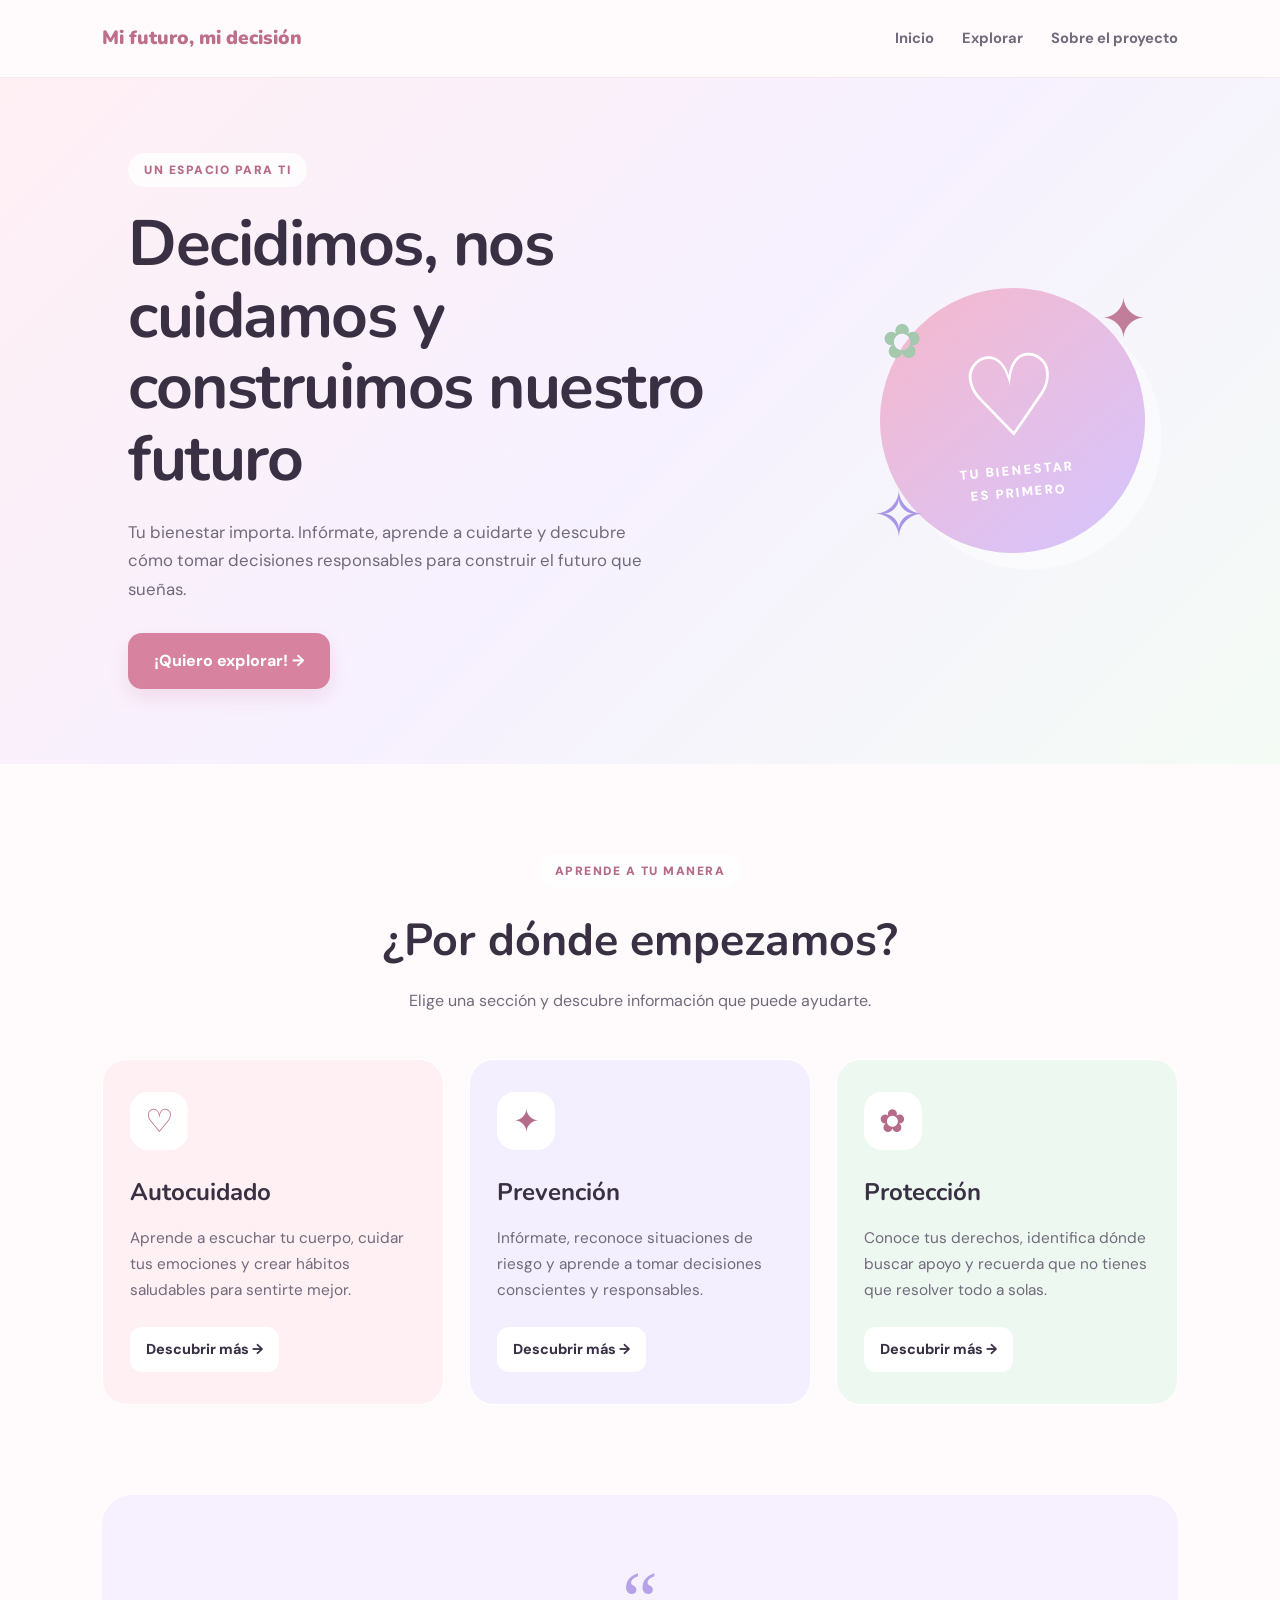
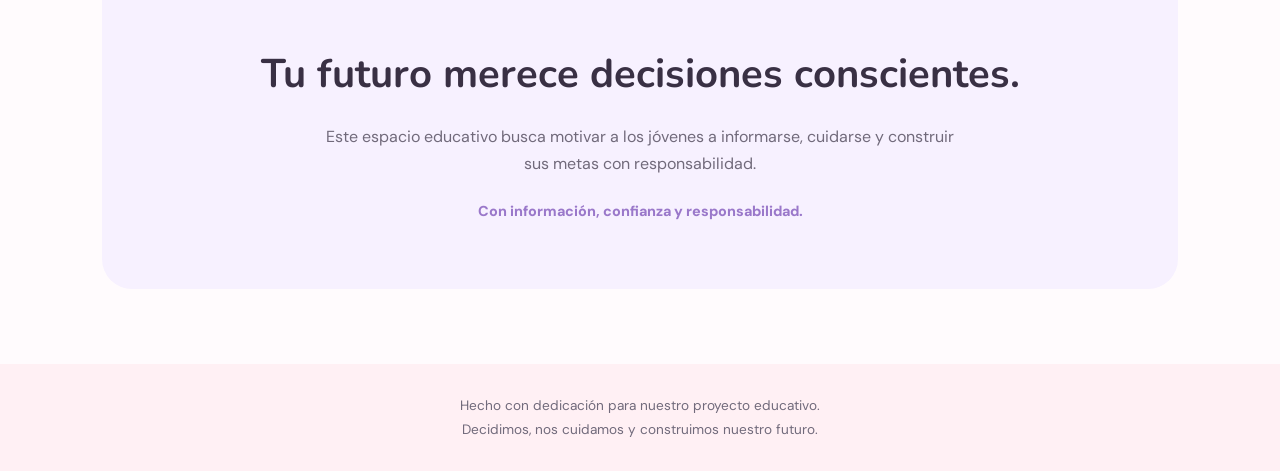
<file: index.html>
<!DOCTYPE html>
<html lang="es">
<head>
    <meta charset="UTF-8">
    <meta name="viewport" content="width=device-width, initial-scale=1.0">
    <title>Decidimos, nos cuidamos</title>
    <link rel="stylesheet" href="style.css">
</head>
<body>

    <header class="encabezado">
        <a href="index.html" class="logo">Mi futuro, mi decisión</a>

        <nav>
            <a href="#inicio">Inicio</a>
            <a href="#secciones">Explorar</a>
            <a href="#nosotros">Sobre el proyecto</a>
        </nav>
    </header>

    <main>
        <section class="portada" id="inicio">
            <div class="contenido-portada">
                <span class="etiqueta">UN ESPACIO PARA TI</span>

                <h1>Decidimos, nos cuidamos y construimos nuestro futuro</h1>

                <p>
                    Tu bienestar importa. Infórmate, aprende a cuidarte
                    y descubre cómo tomar decisiones responsables para
                    construir el futuro que sueñas.
                </p>

                <a href="#secciones" class="boton-principal">
                    ¡Quiero explorar! →
                </a>
            </div>

            <div class="ilustracion">
                <div class="circulo">
                    <span class="corazon">♡</span>
                    <span class="texto-circulo">TU BIENESTAR<br>ES PRIMERO</span>
                </div>
                <span class="estrella estrella-1">✦</span>
                <span class="estrella estrella-2">✧</span>
                <span class="flor">✿</span>
            </div>
        </section>

        <section class="secciones" id="secciones">
            <div class="titulo-seccion">
                <span class="etiqueta">APRENDE A TU MANERA</span>
                <h2>¿Por dónde empezamos?</h2>
                <p>Elige una sección y descubre información que puede ayudarte.</p>
            </div>

            <div class="contenedor-tarjetas">

                <article class="tarjeta tarjeta-rosa">
                    <div class="icono">♡</div>
                    <h3>Autocuidado</h3>
                    <p>
                        Aprende a escuchar tu cuerpo, cuidar tus emociones
                        y crear hábitos saludables para sentirte mejor.
                    </p>
                    <a href="autocuidado.html" class="boton-tarjeta">
                        Descubrir más →
                    </a>
                </article>

                <article class="tarjeta tarjeta-lila">
                    <div class="icono">✦</div>
                    <h3>Prevención</h3>
                    <p>
                        Infórmate, reconoce situaciones de riesgo y aprende
                        a tomar decisiones conscientes y responsables.
                    </p>
                    <a href="prevencion.html" class="boton-tarjeta">
                        Descubrir más →
                    </a>
                </article>

                <article class="tarjeta tarjeta-verde">
                    <div class="icono">✿</div>
                    <h3>Protección</h3>
                    <p>
                        Conoce tus derechos, identifica dónde buscar apoyo
                        y recuerda que no tienes que resolver todo a solas.
                    </p>
                    <a href="proteccion.html" class="boton-tarjeta">
                        Descubrir más →
                    </a>
                </article>

            </div>
        </section>

        <section class="mensaje" id="nosotros">
            <span class="comillas">“</span>
            <h2>Tu futuro merece decisiones conscientes.</h2>
            <p>
                Este espacio educativo busca motivar a los jóvenes a
                informarse, cuidarse y construir sus metas con responsabilidad.
            </p>
            <span class="firma">Con información, confianza y responsabilidad.</span>
        </section>
    </main>

    <footer>
        <p>Hecho con dedicación para nuestro proyecto educativo.</p>
        <p>Decidimos, nos cuidamos y construimos nuestro futuro.</p>
    </footer>

</body>
</html>
</file>
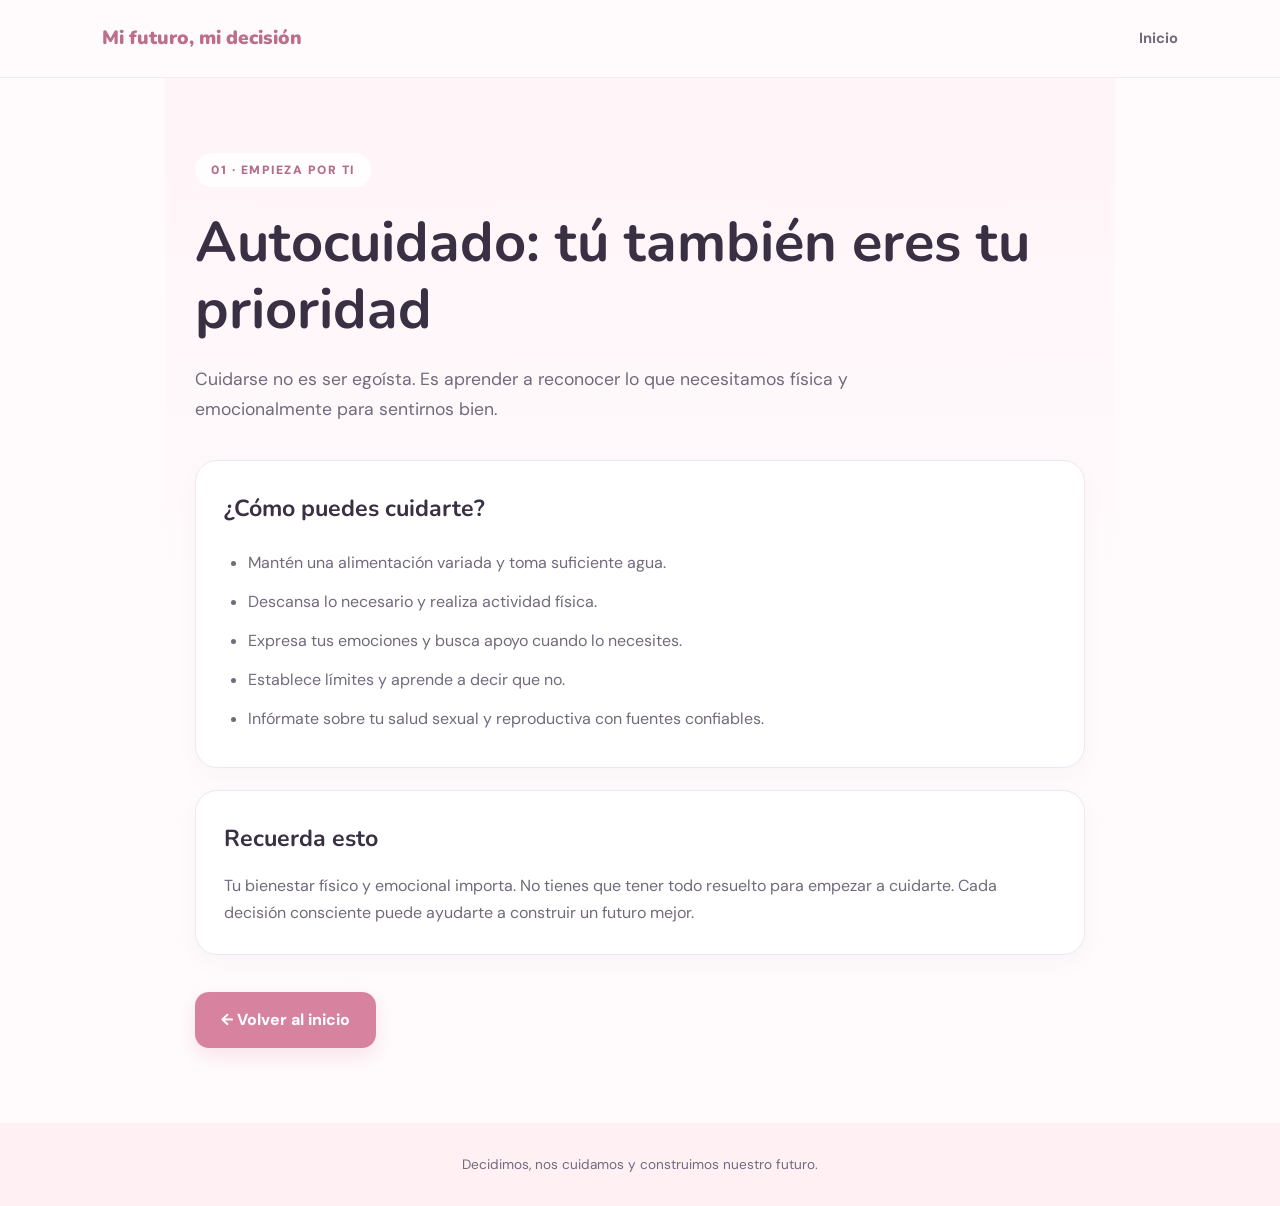
<file: Autocuidado.html>
<!DOCTYPE html>
<html lang="es">
<head>
    <meta charset="UTF-8">
    <meta name="viewport" content="width=device-width, initial-scale=1.0">
    <title>Autocuidado | Mi futuro, mi decisión</title>
    <link rel="stylesheet" href="style.css">
</head>
<body>
    <header class="encabezado">
        <a href="index.html" class="logo">Mi futuro, mi decisión</a>
        <nav><a href="index.html">Inicio</a></nav>
    </header>

    <main class="pagina-info autocuidado">
        <span class="etiqueta">01 · EMPIEZA POR TI</span>
        <h1>Autocuidado: tú también eres tu prioridad</h1>
        <p class="intro">
            Cuidarse no es ser egoísta. Es aprender a reconocer lo que
            necesitamos física y emocionalmente para sentirnos bien.
        </p>

        <div class="bloque-info">
            <h2>¿Cómo puedes cuidarte?</h2>
            <ul>
                <li>Mantén una alimentación variada y toma suficiente agua.</li>
                <li>Descansa lo necesario y realiza actividad física.</li>
                <li>Expresa tus emociones y busca apoyo cuando lo necesites.</li>
                <li>Establece límites y aprende a decir que no.</li>
                <li>Infórmate sobre tu salud sexual y reproductiva con fuentes confiables.</li>
            </ul>
        </div>

        <div class="bloque-info">
            <h2>Recuerda esto</h2>
            <p>
                Tu bienestar físico y emocional importa. No tienes que
                tener todo resuelto para empezar a cuidarte. Cada decisión
                consciente puede ayudarte a construir un futuro mejor.
            </p>
        </div>

        <a href="index.html" class="boton-principal">← Volver al inicio</a>
    </main>

    <footer>
        <p>Decidimos, nos cuidamos y construimos nuestro futuro.</p>
    </footer>
</body>
</html>
</file>
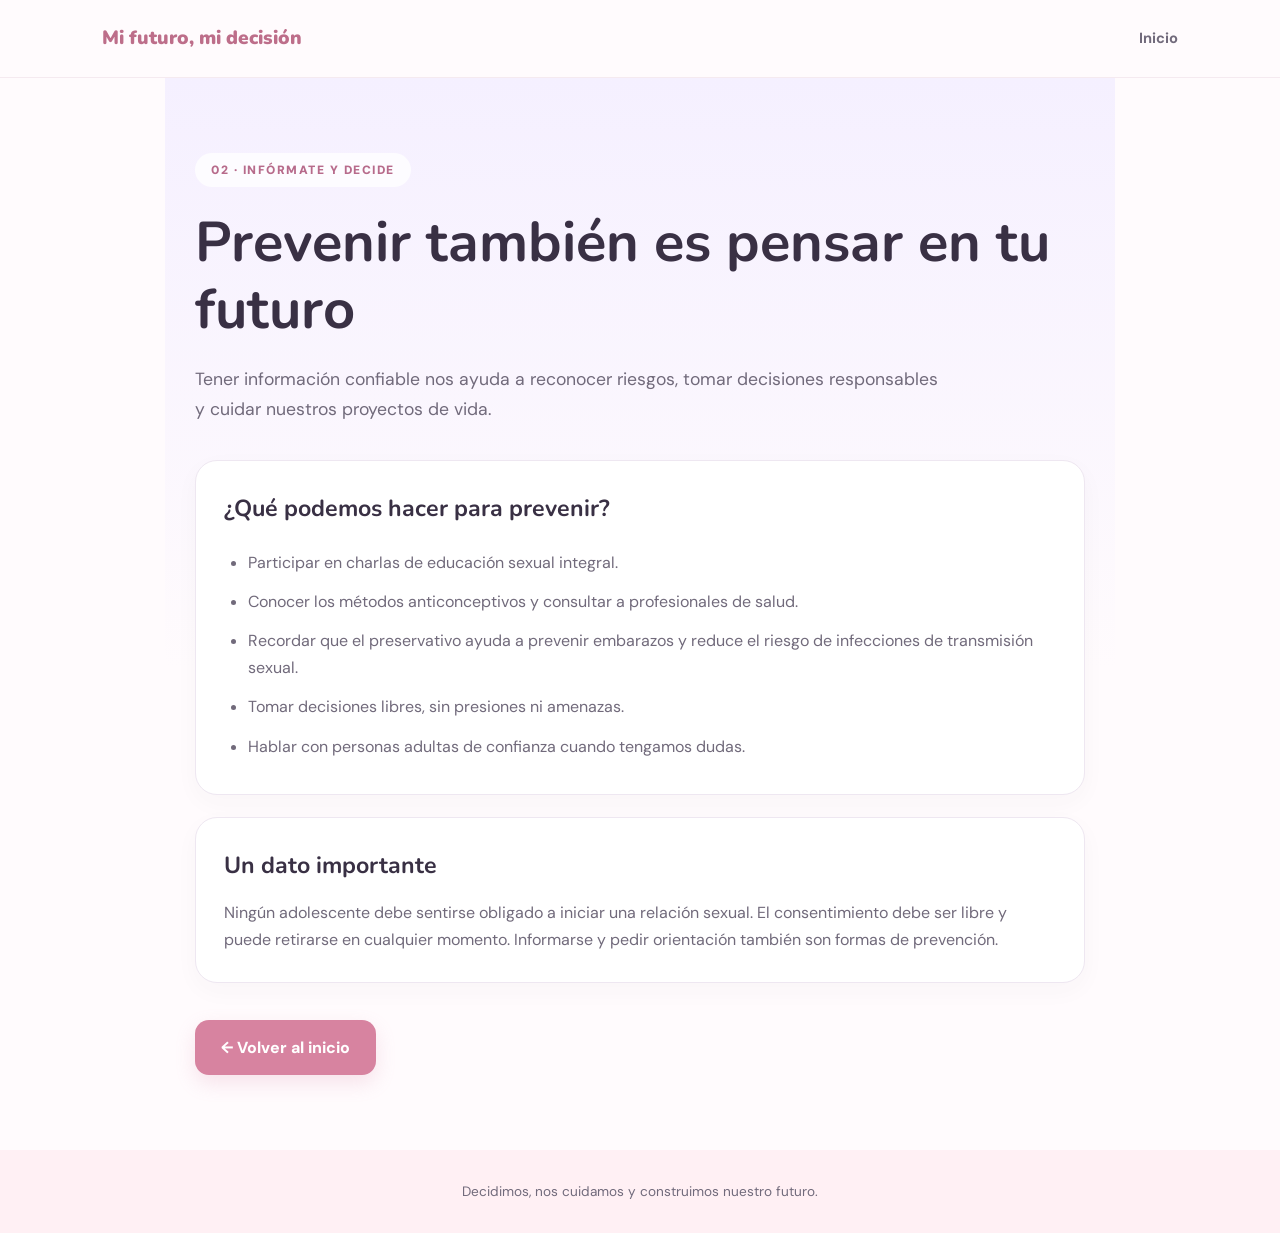
<file: Prevencion.html>
<!DOCTYPE html>
<html lang="es">
<head>
    <meta charset="UTF-8">
    <meta name="viewport" content="width=device-width, initial-scale=1.0">
    <title>Prevención | Mi futuro, mi decisión</title>
    <link rel="stylesheet" href="style.css">
</head>
<body>
    <header class="encabezado">
        <a href="index.html" class="logo">Mi futuro, mi decisión</a>
        <nav><a href="index.html">Inicio</a></nav>
    </header>

    <main class="pagina-info prevencion">
        <span class="etiqueta">02 · INFÓRMATE Y DECIDE</span>
        <h1>Prevenir también es pensar en tu futuro</h1>
        <p class="intro">
            Tener información confiable nos ayuda a reconocer riesgos,
            tomar decisiones responsables y cuidar nuestros proyectos de vida.
        </p>

        <div class="bloque-info">
            <h2>¿Qué podemos hacer para prevenir?</h2>
            <ul>
                <li>Participar en charlas de educación sexual integral.</li>
                <li>Conocer los métodos anticonceptivos y consultar a profesionales de salud.</li>
                <li>Recordar que el preservativo ayuda a prevenir embarazos y reduce el riesgo de infecciones de transmisión sexual.</li>
                <li>Tomar decisiones libres, sin presiones ni amenazas.</li>
                <li>Hablar con personas adultas de confianza cuando tengamos dudas.</li>
            </ul>
        </div>

        <div class="bloque-info">
            <h2>Un dato importante</h2>
            <p>
                Ningún adolescente debe sentirse obligado a iniciar una
                relación sexual. El consentimiento debe ser libre y puede
                retirarse en cualquier momento. Informarse y pedir orientación
                también son formas de prevención.
            </p>
        </div>

        <a href="index.html" class="boton-principal">← Volver al inicio</a>
    </main>

    <footer>
        <p>Decidimos, nos cuidamos y construimos nuestro futuro.</p>
    </footer>
</body>
</html>
</file>
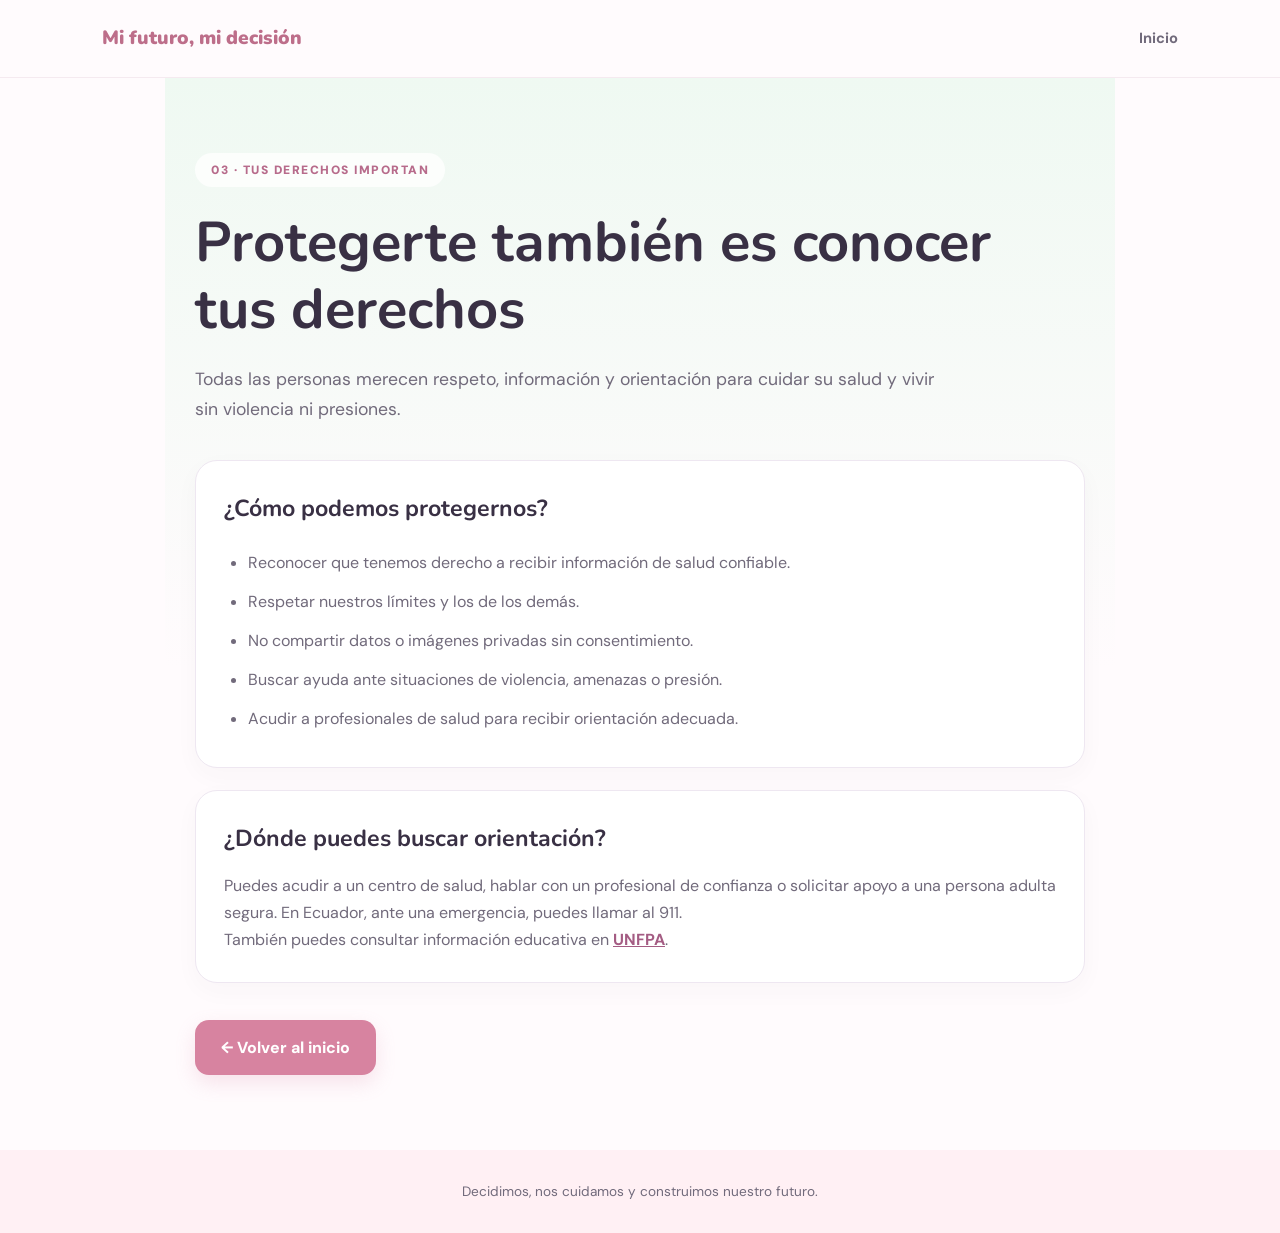
<file: Proteccion.html>
<!DOCTYPE html>
<html lang="es">
<head>
    <meta charset="UTF-8">
    <meta name="viewport" content="width=device-width, initial-scale=1.0">
    <title>Protección | Mi futuro, mi decisión</title>
    <link rel="stylesheet" href="style.css">
</head>
<body>
    <header class="encabezado">
        <a href="index.html" class="logo">Mi futuro, mi decisión</a>
        <nav><a href="index.html">Inicio</a></nav>
    </header>

    <main class="pagina-info proteccion">
        <span class="etiqueta">03 · TUS DERECHOS IMPORTAN</span>
        <h1>Protegerte también es conocer tus derechos</h1>
        <p class="intro">
            Todas las personas merecen respeto, información y orientación
            para cuidar su salud y vivir sin violencia ni presiones.
        </p>

        <div class="bloque-info">
            <h2>¿Cómo podemos protegernos?</h2>
            <ul>
                <li>Reconocer que tenemos derecho a recibir información de salud confiable.</li>
                <li>Respetar nuestros límites y los de los demás.</li>
                <li>No compartir datos o imágenes privadas sin consentimiento.</li>
                <li>Buscar ayuda ante situaciones de violencia, amenazas o presión.</li>
                <li>Acudir a profesionales de salud para recibir orientación adecuada.</li>
            </ul>
        </div>

        <div class="bloque-info">
            <h2>¿Dónde puedes buscar orientación?</h2>
            <p>
                Puedes acudir a un centro de salud, hablar con un profesional
                de confianza o solicitar apoyo a una persona adulta segura.
                En Ecuador, ante una emergencia, puedes llamar al 911.
            </p>
            <p>
                También puedes consultar información educativa en
                <a href="https://www.unfpa.org/es/salud-sexual-y-reproductiva"
                   target="_blank" rel="noopener noreferrer">UNFPA</a>.
            </p>
        </div>

        <a href="index.html" class="boton-principal">← Volver al inicio</a>
    </main>

    <footer>
        <p>Decidimos, nos cuidamos y construimos nuestro futuro.</p>
    </footer>
</body>
</html>
</file>
<file: style.css>
/* DISEÑO GENERAL */
@import url('https://fonts.googleapis.com/css2?family=DM+Sans:wght@400;500;600;700&family=Nunito:wght@400;600;700;800;900&display=swap');

:root {
    --rosa: #f3a6b8;
    --rosa-claro: #fff0f4;
    --lila: #c8b8f5;
    --lila-claro: #f3efff;
    --verde: #b9dfc8;
    --verde-claro: #edf8f0;
    --oscuro: #393044;
    --texto: #716a7b;
    --blanco: #ffffff;
}

* {
    margin: 0;
    padding: 0;
    box-sizing: border-box;
    scroll-behavior: smooth;
}

body {
    font-family: 'DM Sans', sans-serif;
    background-color: #fffbfd;
    color: var(--oscuro);
    line-height: 1.7;
}

h1, h2, h3, .logo {
    font-family: 'Nunito', sans-serif;
}

a {
    text-decoration: none;
}

/* BARRA SUPERIOR */
.encabezado {
    display: flex;
    justify-content: space-between;
    align-items: center;
    padding: 22px 8%;
    background: rgba(255, 251, 253, 0.96);
    position: sticky;
    top: 0;
    z-index: 10;
    border-bottom: 1px solid #f5eaf0;
}

.logo {
    font-size: 1.2rem;
    font-weight: 900;
    color: #bd6e8a;
}

nav {
    display: flex;
    gap: 28px;
}

nav a {
    color: var(--texto);
    font-size: 0.92rem;
    font-weight: 700;
    transition: color 0.3s;
}

nav a:hover {
    color: #c56e91;
}

/* PORTADA PRINCIPAL */
.portada {
    min-height: 570px;
    padding: 75px 10%;
    display: flex;
    align-items: center;
    justify-content: space-between;
    gap: 50px;
    background: linear-gradient(135deg, #fff0f4, #f7f1ff, #f4fbf5);
    overflow: hidden;
}

.contenido-portada {
    max-width: 620px;
    animation: aparecer 0.8s ease;
}

.etiqueta {
    display: inline-block;
    background: #ffffffc9;
    color: #b76b8b;
    padding: 7px 16px;
    border-radius: 30px;
    font-size: 0.75rem;
    font-weight: 900;
    letter-spacing: 1.5px;
}

.portada h1 {
    font-size: clamp(2.4rem, 5vw, 4.2rem);
    line-height: 1.12;
    margin: 22px 0;
    letter-spacing: -1.5px;
}

.portada p {
    max-width: 540px;
    color: var(--texto);
    font-size: 1.05rem;
    margin-bottom: 30px;
}

.boton-principal {
    display: inline-block;
    padding: 14px 26px;
    background: #d783a0;
    color: white;
    font-weight: 800;
    border-radius: 14px;
    box-shadow: 0 8px 20px #d783a033;
    transition: 0.3s;
}

.boton-principal:hover {
    transform: translateY(-4px);
    background: #bd6e8a;
}

/* ILUSTRACIÓN DECORATIVA */
.ilustracion {
    position: relative;
    min-width: 280px;
    height: 320px;
    display: flex;
    justify-content: center;
    align-items: center;
}

.circulo {
    width: 265px;
    height: 265px;
    border-radius: 50%;
    background: linear-gradient(145deg, #f6b8cb, #d5c5ff);
    box-shadow: 15px 18px 0 #ffffff80;
    display: flex;
    flex-direction: column;
    align-items: center;
    justify-content: center;
    transform: rotate(-5deg);
}

.corazon {
    font-size: 7rem;
    line-height: 1.1;
    color: white;
}

.texto-circulo {
    text-align: center;
    font-size: 0.8rem;
    font-weight: 900;
    letter-spacing: 2px;
    color: #ffffff;
}

.estrella, .flor {
    position: absolute;
    color: #c27d9b;
}

.estrella-1 {
    top: 10px;
    right: 5px;
    font-size: 3.5rem;
}

.estrella-2 {
    bottom: 10px;
    left: 0;
    font-size: 4rem;
    color: #a995e5;
}

.flor {
    top: 40px;
    left: 10px;
    font-size: 3rem;
    color: #a4c9af;
}

/* SECCIÓN DE TARJETAS */
.secciones {
    padding: 90px 8%;
}

.titulo-seccion {
    text-align: center;
    margin-bottom: 45px;
}

.titulo-seccion h2 {
    font-size: clamp(2rem, 4vw, 2.8rem);
    margin: 15px 0 8px;
}

.titulo-seccion p {
    color: var(--texto);
}

.contenedor-tarjetas {
    display: grid;
    grid-template-columns: repeat(3, minmax(0, 1fr));
    gap: 25px;
    max-width: 1200px;
    margin: 0 auto;
}

.tarjeta {
    padding: 32px 27px;
    border-radius: 25px;
    border: 1px solid #ffffff;
    transition: transform 0.3s, box-shadow 0.3s;
}

.tarjeta:hover {
    transform: translateY(-9px);
    box-shadow: 0 18px 35px #5c476715;
}

.tarjeta-rosa {
    background: var(--rosa-claro);
}

.tarjeta-lila {
    background: var(--lila-claro);
}

.tarjeta-verde {
    background: var(--verde-claro);
}

.icono {
    width: 58px;
    height: 58px;
    background: white;
    border-radius: 18px;
    display: flex;
    align-items: center;
    justify-content: center;
    font-size: 2rem;
    margin-bottom: 22px;
    color: #b76b8b;
}

.tarjeta h3 {
    font-size: 1.5rem;
    margin-bottom: 12px;
}

.tarjeta p {
    color: var(--texto);
    font-size: 0.96rem;
    margin-bottom: 24px;
}

.boton-tarjeta {
    display: inline-block;
    padding: 10px 16px;
    border-radius: 12px;
    background: white;
    color: var(--oscuro);
    font-size: 0.9rem;
    font-weight: 800;
    transition: 0.3s;
}

.boton-tarjeta:hover {
    background: var(--oscuro);
    color: white;
}

/* MENSAJE FINAL */
.mensaje {
    text-align: center;
    padding: 65px 10%;
    margin: 0 8% 75px;
    background: #f7f1ff;
    border-radius: 30px;
}

.comillas {
    font-family: Georgia, serif;
    font-size: 5rem;
    line-height: 1;
    color: #b6a2e9;
}

.mensaje h2 {
    font-size: clamp(1.7rem, 4vw, 2.5rem);
    margin-bottom: 15px;
}

.mensaje p {
    max-width: 650px;
    margin: 0 auto 20px;
    color: var(--texto);
}

.firma {
    font-size: 0.9rem;
    color: #9a78ca;
    font-weight: 800;
}

/* PIE DE PÁGINA */
footer {
    text-align: center;
    padding: 30px 15px;
    background: #fff0f4;
    color: var(--texto);
    font-size: 0.85rem;
}

/* ANIMACIÓN */
@keyframes aparecer {
    from {
        opacity: 0;
        transform: translateY(20px);
    }

    to {
        opacity: 1;
        transform: translateY(0);
    }
}

/* DISEÑO PARA CELULARES Y TABLETS */
@media (max-width: 900px) {
    .portada {
        padding: 65px 7%;
        gap: 20px;
    }

    .ilustracion {
        min-width: 220px;
    }

    .circulo {
        width: 210px;
        height: 210px;
    }

    .corazon {
        font-size: 5rem;
    }

    .contenedor-tarjetas {
        grid-template-columns: 1fr;
        max-width: 550px;
    }
}

@media (max-width: 600px) {
    .encabezado {
        padding: 16px 5%;
        flex-direction: column;
        gap: 12px;
    }

    nav {
        gap: 18px;
        flex-wrap: wrap;
        justify-content: center;
    }

    nav a {
        font-size: 0.83rem;
    }

    .portada {
        flex-direction: column;
        text-align: center;
        padding: 55px 7%;
    }

    .portada p {
        font-size: 0.97rem;
    }

    .ilustracion {
        min-width: 0;
        width: 100%;
        height: 270px;
    }

    .circulo {
        width: 220px;
        height: 220px;
    }

    .secciones {
        padding: 65px 6%;
    }

    .tarjeta {
        padding: 27px 23px;
    }

    .mensaje {
        padding: 45px 7%;
        margin: 0 5% 50px;
    }
}



/* DISEÑO DE LAS TRES PAGINAS INTERNAS */
.pagina-info {
    max-width: 950px;
    min-height: 75vh;
    margin: 0 auto;
    padding: 75px 30px;
}

.pagina-info h1 {
    font-size: clamp(2.2rem, 5vw, 3.5rem);
    line-height: 1.2;
    margin: 22px 0;
}

.intro {
    font-size: 1.1rem;
    color: var(--texto);
    max-width: 750px;
    margin-bottom: 35px;
}

.bloque-info {
    padding: 28px;
    margin: 22px 0;
    border-radius: 22px;
    background: white;
    border: 1px solid #eee7f1;
    box-shadow: 0 8px 25px #39304408;
}

.bloque-info h2 {
    margin-bottom: 14px;
    font-size: 1.45rem;
}

.bloque-info p,
.bloque-info li {
    color: var(--texto);
}

.bloque-info ul {
    padding-left: 24px;
}

.bloque-info li {
    padding: 6px 0;
}

.bloque-info a {
    color: #a45c83;
    font-weight: 700;
    text-decoration: underline;
}

.autocuidado {
    background: linear-gradient(180deg, #fff4f7, #fffbfd 55%);
}

.prevencion {
    background: linear-gradient(180deg, #f5f0ff, #fffbfd 55%);
}

.proteccion {
    background: linear-gradient(180deg, #eff9f2, #fffbfd 55%);
}

.pagina-info > .boton-principal {
    margin-top: 15px;
}

@media (max-width: 600px) {
    .pagina-info {
        padding: 50px 7%;
    }

    .bloque-info {
        padding: 23px 20px;
    }
}
</file>
